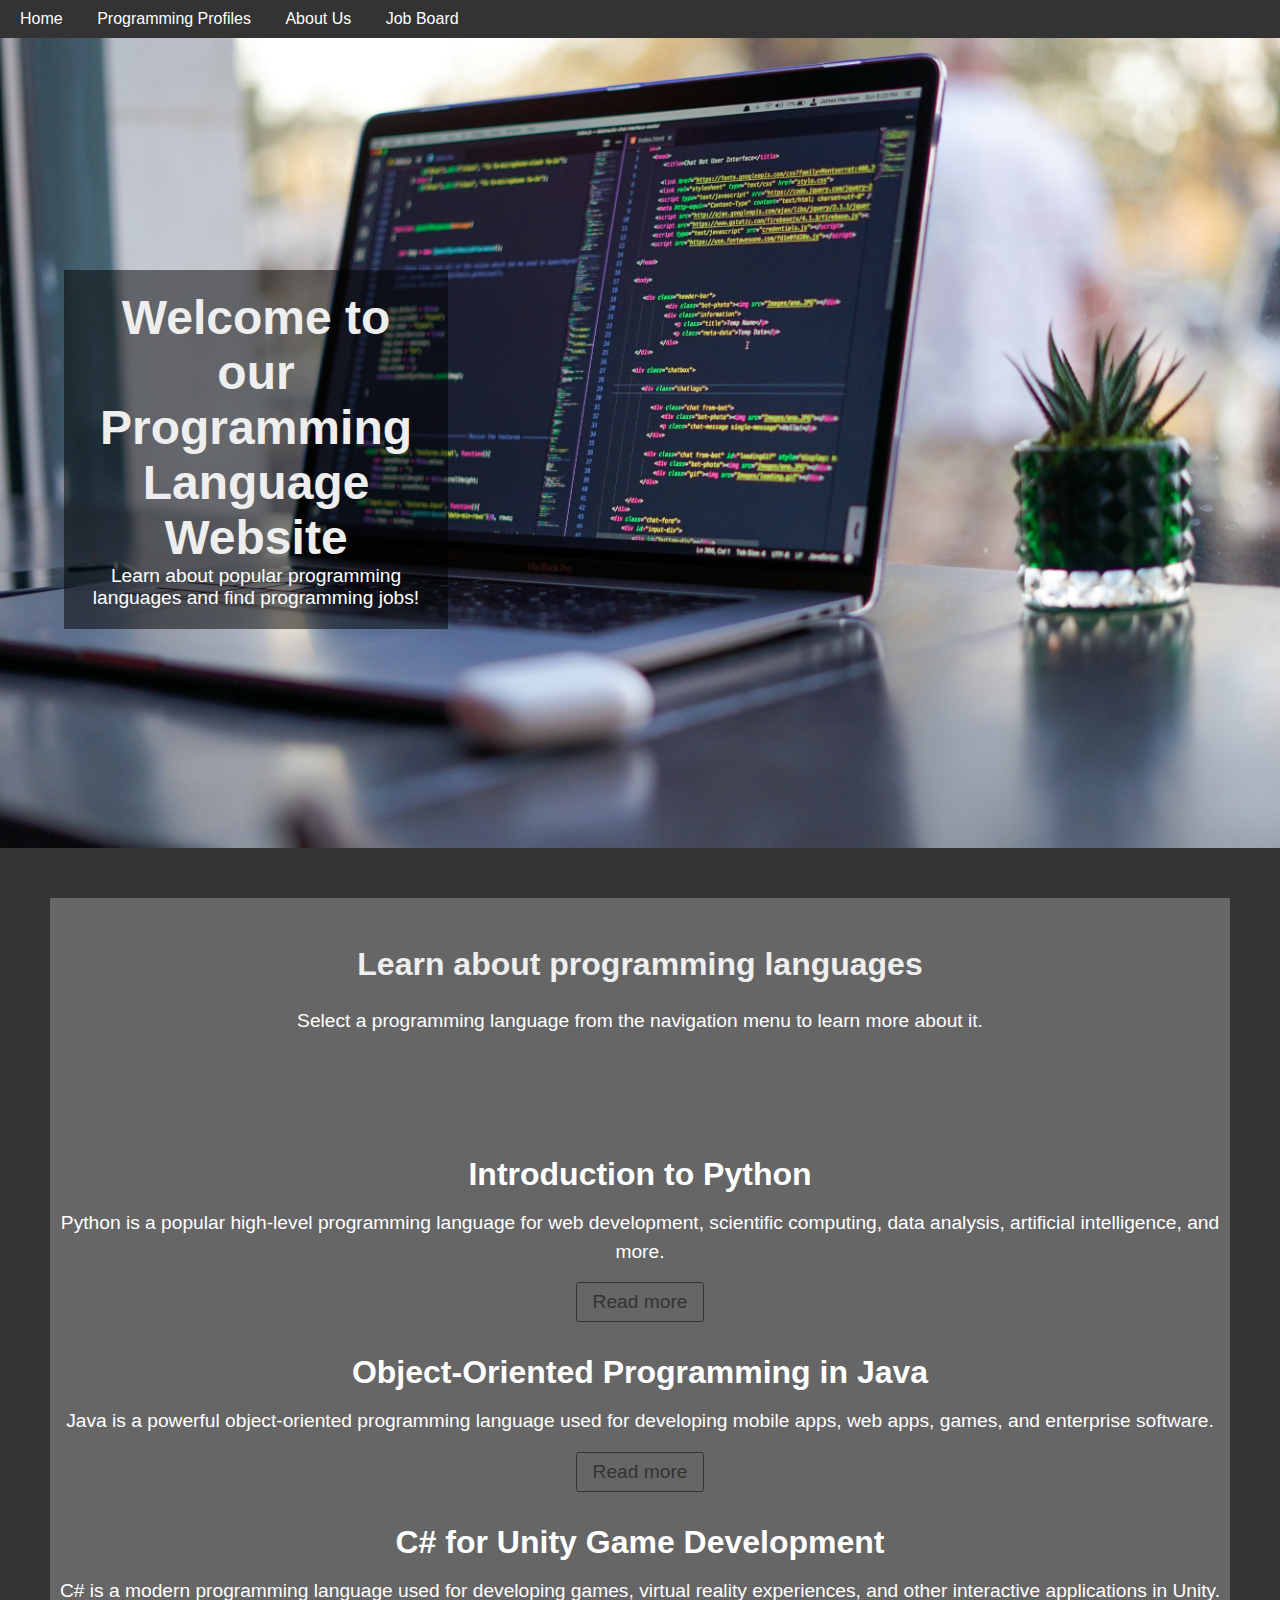
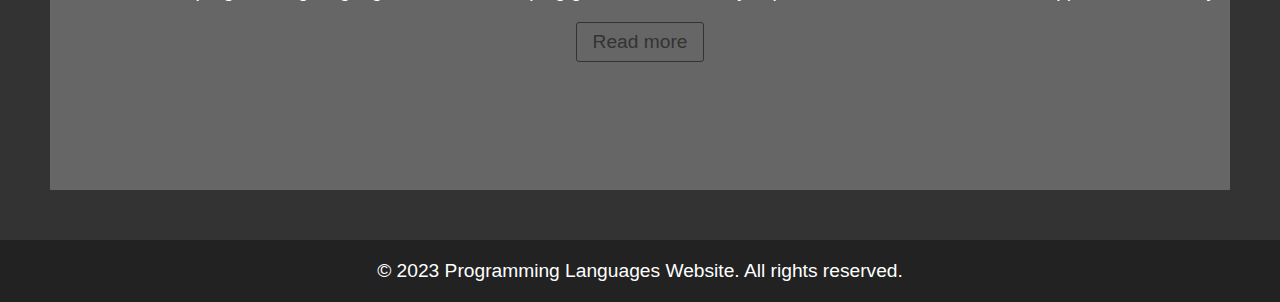
<file: index.html>
<!DOCTYPE html>
<html lang="en">
<head>
    <meta charset="UTF-8">
    <meta http-equiv="X-UA-Compatible" content="IE=edge">
    <meta name="viewport" content="width=device-width, initial-scale=1.0">
    <title>Programming Languages Website</title>
    <link rel="stylesheet" href="styles.css">
    <script src="script.js"></script>
</head>
<body>
    <nav>
        <ul>
            <li><a href="#">Home</a></li>
            <li>
                <a href="profiles.html#">Programming Profiles</a>
            </li>
            <li><a href="about.html">About Us</a></li>
            <li><a href="jobboard.html">Job Board</a></li>
        </ul>
    </nav>
    <header>
        <div class="hero-text">
            <h1>Welcome to our Programming Language Website</h1>
            <p>Learn about popular programming languages and find programming jobs!</p>
        </div>
        <div class="hero-image"></div>
    </header>
    <main>

      

      
        <section class="learn-section">
          <h2>Learn about programming languages</h2>
          <p>Select a programming language from the navigation menu to learn more about it.</p>
        </section>
      
        <section class="featured-section">
          <div class="featured-content">
            <div class="featured-article">
              <h3>Introduction to Python</h3>
              <p>Python is a popular high-level programming language for web development, scientific computing, data analysis, artificial intelligence, and more.</p>
              <a href="profiles.html">Read more</a>
            
              <h3>Object-Oriented Programming in Java</h3>
              <p>Java is a powerful object-oriented programming language used for developing mobile apps, web apps, games, and enterprise software.</p>
              <a href="profiles.html">Read more</a>
            
              <h3>C# for Unity Game Development</h3>
              <p>C# is a modern programming language used for developing games, virtual reality experiences, and other interactive applications in Unity.</p>
              <a href="profiles.html">Read more</a>
            </div>
          </div>
        </section>
      </main>
      
    <footer>
        <p>&copy; 2023 Programming Languages Website. All rights reserved.</p>
    </footer>
</body>
</html>
</file>
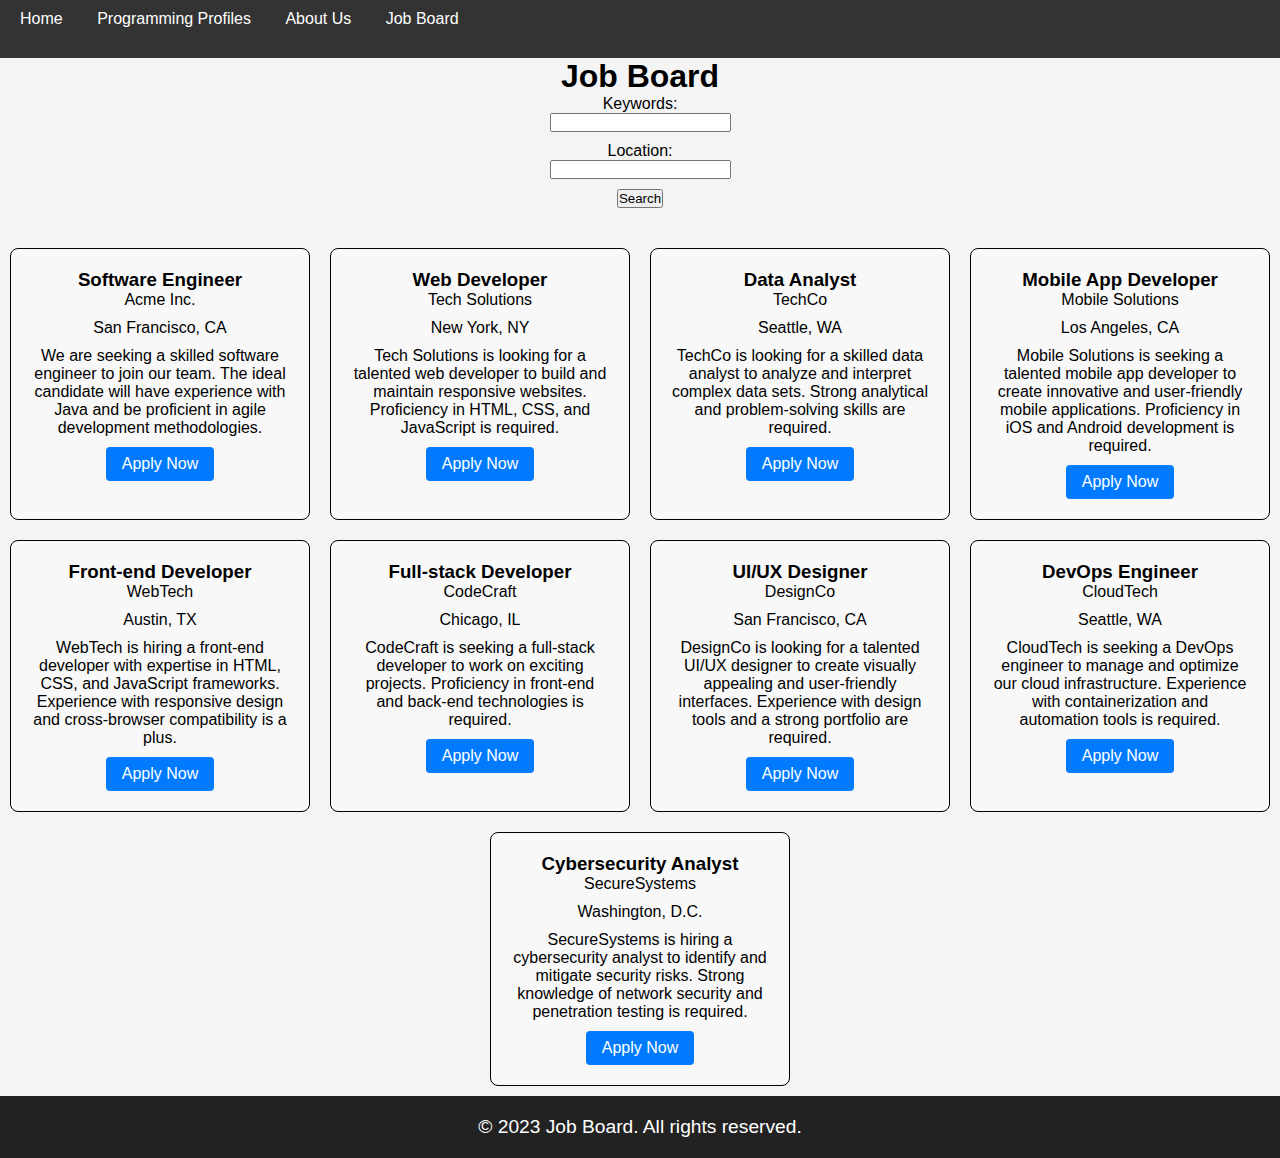
<file: jobboard.html>
<!DOCTYPE html>
<html lang="en">
<head>
    <meta charset="UTF-8">
    <meta http-equiv="X-UA-Compatible" content="IE=edge">
    <meta name="viewport" content="width=device-width, initial-scale=1.0">
    <title>Programming Languages Website</title>
    <link rel="stylesheet" href="styles.css">
</head>
<body>
  <nav>
    <ul>
      <li><a href="index.html">Home</a></li>
      <li>
        <a href="profiles.html">Programming Profiles</a>
      </li>
      <li><a href="about.html">About Us</a></li>
      <li><a href="jobboard.html">Job Board</a></li>
    </ul>
  </nav>

  <section class="jobboard">
    <h1>Job Board</h1>
    <form>
      <label for="keywords">Keywords:</label><br>
      <input type="text" id="keywords" name="keywords"><br>
      <label for="location">Location:</label><br>
      <input type="text" id="location" name="location"><br>
      <input type="submit" value="Search">
    </form>
    <div class="featured-jobs"></div>
  </section>

  <footer>
    <p>&copy; 2023 Job Board. All rights reserved.</p>
  </footer>
</body>
<script src="jobboard.js"></script>

</html>
</file>
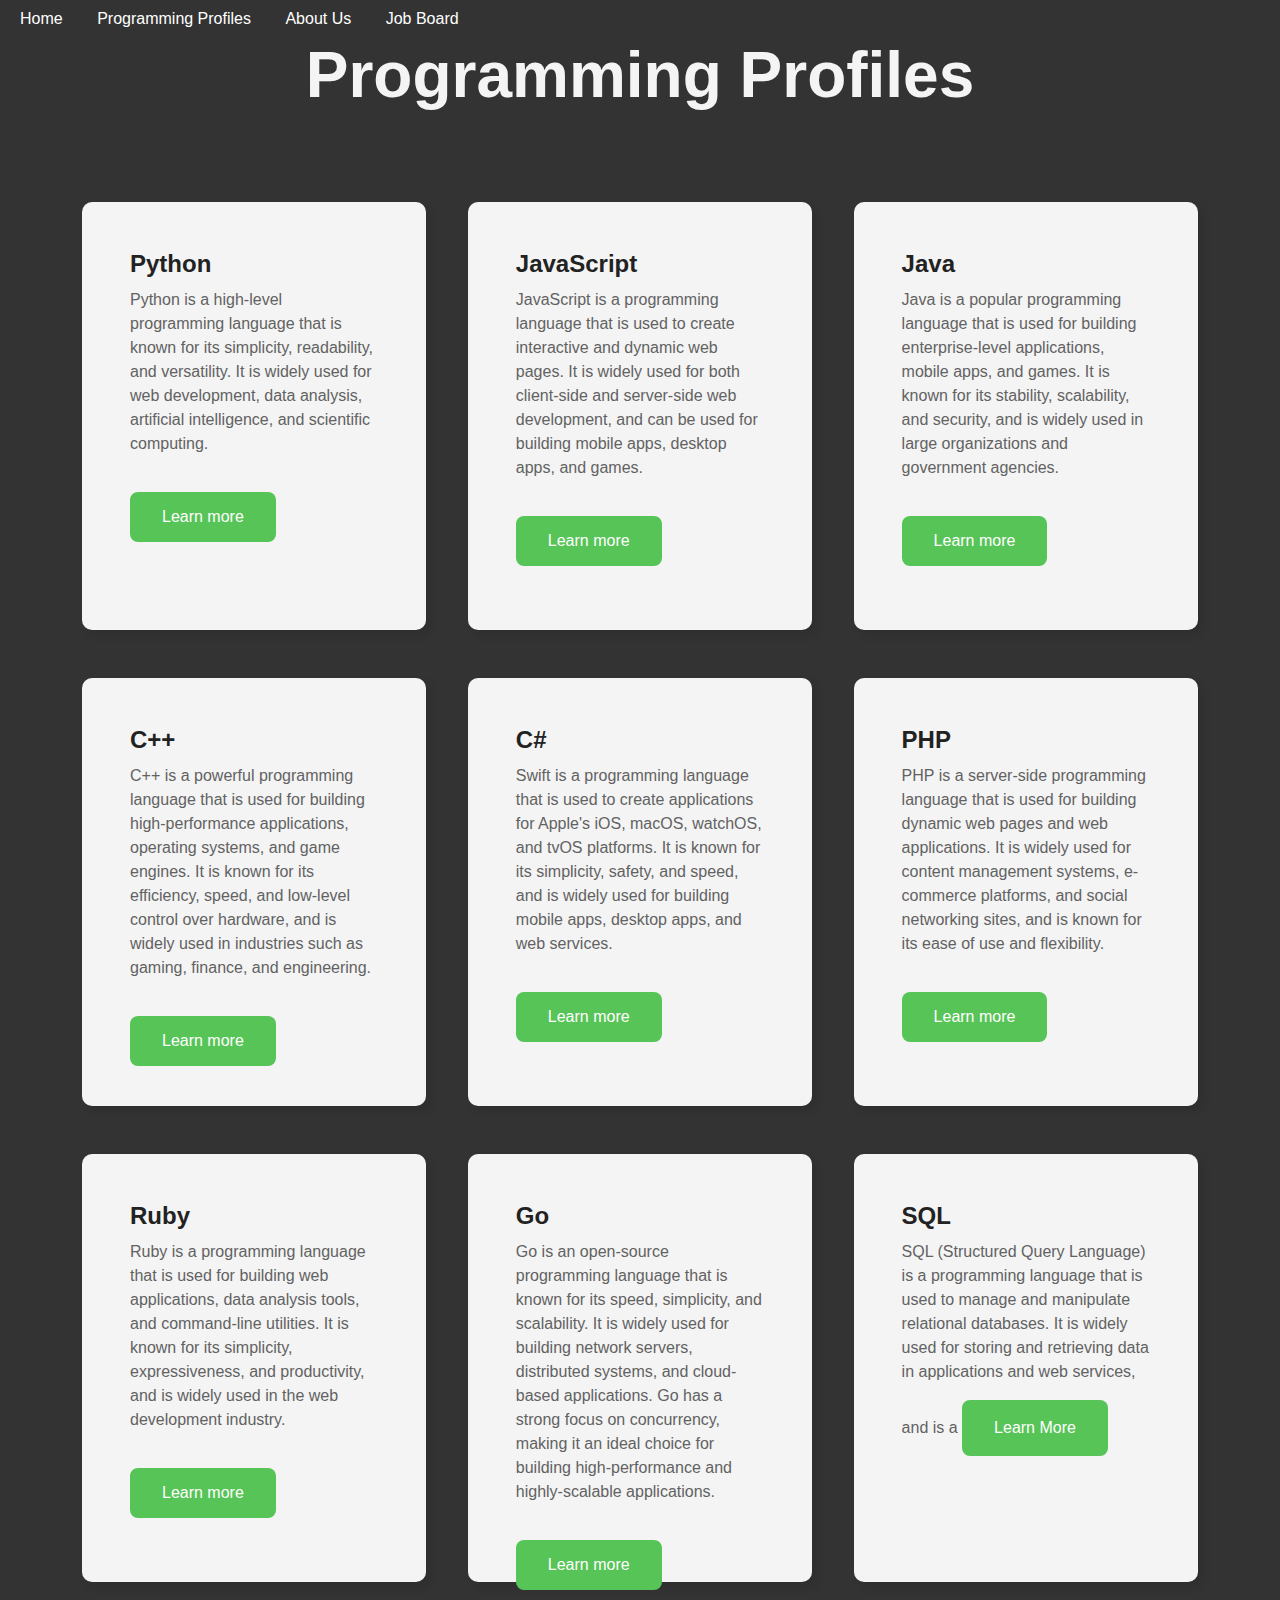
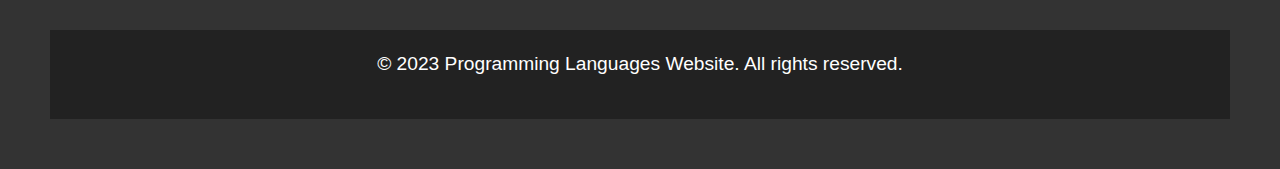
<file: profiles.html>
<!DOCTYPE html>
<html lang="en">
<head>
    <meta charset="UTF-8">
    <meta http-equiv="X-UA-Compatible" content="IE=edge">
    <meta name="viewport" content="width=device-width, initial-scale=1.0">
    <title>Programming Languages Website</title>
    <link rel="stylesheet" href="styles.css">
    <script src="script.js"></script>
</head>
<body>
    <nav>
      <ul>
        <li><a href="index.html">Home</a></li>
        <li>
          <a href="#">Programming Profiles</a>
        </li>
        <li><a href="about.html">About Us</a></li>
        <li><a href="jobboard.html">Job Board</a></li>
      </ul>
    </nav>
    <div class="profile-title">
      <h1>Programming Profiles</h1>
      <button onclick="hideProfile()" style="display:none" id="back-btn">Go back</button>
      <div id="content"></div>
    </div>
    <main>
        <section class="language-section" id="languagesection">
            <div class="container">
              <div class="language">
                <h2 id="python1">Python</h2>
                <p>Python is a high-level programming language that is known for its simplicity, readability, and versatility. It is widely used for web development, data analysis, artificial intelligence, and scientific computing.</p>
                <a onclick="updateProfile('python')">Learn more</a>

              </div>
              <div class="language">
                <h2>JavaScript</h2>
                <p>JavaScript is a programming language that is used to create interactive and dynamic web pages. It is widely used for both client-side and server-side web development, and can be used for building mobile apps, desktop apps, and games.</p>
                <a onclick="updateProfile('javascript')">Learn more</a>
              </div>
              <div class="language">
                <h2>Java</h2>
                <p>Java is a popular programming language that is used for building enterprise-level applications, mobile apps, and games. It is known for its stability, scalability, and security, and is widely used in large organizations and government agencies.</p>
                <a href="#" onclick="updateProfile('java')">Learn more</a>
              </div>
              <div class="language">
                <h2>C++</h2>
                <p>C++ is a powerful programming language that is used for building high-performance applications, operating systems, and game engines. It is known for its efficiency, speed, and low-level control over hardware, and is widely used in industries such as gaming, finance, and engineering.</p>
                <a href="#" onclick="updateProfile('c++')">Learn more</a>
              </div>
              <div class="language">
                <h2>C#</h2>
                <p>Swift is a programming language that is used to create applications for Apple's iOS, macOS, watchOS, and tvOS platforms. It is known for its simplicity, safety, and speed, and is widely used for building mobile apps, desktop apps, and web services.</p>
                <a href="#" onclick="updateProfile('csharp')">Learn more</a>
              </div>
              <div class="language">
                <h2>PHP</h2>
                <p>PHP is a server-side programming language that is used for building dynamic web pages and web applications. It is widely used for content management systems, e-commerce platforms, and social networking sites, and is known for its ease of use and flexibility.</p>
                <a href="#" onclick="updateProfile('php')">Learn more</a>
              </div>
              <div class="language">
                <h2>Ruby</h2>
                <p>Ruby is a programming language that is used for building web applications, data analysis tools, and command-line utilities. It is known for its simplicity, expressiveness, and productivity, and is widely used in the web development industry.</p>
                <a href="#" onclick="updateProfile('ruby')">Learn more</a>
              </div>
              <div class="language">
                <h2>Go</h2>
                <p>Go is an open-source programming language that is known for its speed, simplicity, and scalability. It is widely used for building network servers, distributed systems, and cloud-based applications. Go has a strong focus on concurrency, making it an ideal choice for building high-performance and highly-scalable applications.</p>
                <a href="#" onclick="updateProfile('javascript')">Learn more</a>
              </div>
              <div class="language">
                <h2>SQL</h2>
                <p>SQL (Structured Query Language) is a programming language that is used to manage and manipulate relational databases. It is widely used for storing and retrieving data in applications and web services, and is a
          
              <a href="#" class="btn" onclick="updateProfile('javascript')">Learn More</a>
            </div>
          </div>
          </section>
          
          <div class="container2" style="display:none" id="profile4">
            <div class="language-profile">
              <h1 id="language-name"></h1>
              <div class="profile-section">
                <h2>Introduction</h2>
                <p id="introduction"></p>
              </div>
              <div class="profile-section">
                <h2>Syntax</h2>
                <p id="syntax"></p>
              </div>
              <div class="profile-section">
                <h2>Data Types</h2>
                <ul id="data-types"></ul>
              </div>
              <div class="profile-section">
                <h2>Uses</h2>
                <ul id="uses"></ul>
              </div>
              <div class="profile-section">
                <h2>Examples</h2>
                <ul id="examples"></ul>
              </div>
              <div class="profile-section">
                <h2>Frameworks</h2>
                <ul id="frameworks"></ul>
              </div>
              <div class="profile-section">
                <h2>Forums</h2>
                <ul id="forums"></ul>
              </div>
            </div>
          </div>
          

          <footer>
            <p>&copy; 2023 Programming Languages Website. All rights reserved.</p>
        </footer>
      </main>
      
  
  </body>
  </html>
</file>
<file: styles.css>
/* styles */
* {
    margin: 0;
    padding: 0;
    box-sizing: border-box;
  }
  
  /* font */
  body {
    font-family: Arial, sans-serif;
    font-size: 16px;
  }
  
  /* body background */
  body {
    background-color: #333;
  }
  
  /* navigation menu */
  nav {
    background-color: #333;
    color: #fff;
    padding: 10px;
  }
  
  nav ul {
    list-style-type: none;
    margin: 0;
    padding: 0;
    overflow: hidden;
  }
  
  nav li {
    display: inline;
    margin-right: 10px;
  }
  
  nav a {
    color: #fff;
    text-decoration: none;
    padding: 10px;
  }
  
  nav ul ul {
    display: none;
    position: absolute;
    top: 100%;
    left: -1px; /* change this to left: -1px to fix a gap between the menu and sub-menu */
    width: 10rem; /* add this rule to set the width of the sub-menu */
    padding: 1rem;
    opacity: 0;
    transition: opacity 1s ease-in-out;
  }
  
  nav ul li:hover > ul {
    display: block;
    position: absolute;
    top: 100%;
    background-color: #222; /* change the color as needed */
    width: 100%;
    opacity: 1;
  }
  nav ul li:nth-child(2) {
    position: relative;
  }
  
  nav ul ul li {
    position: relative;
  }
  
  nav ul ul ul {
    position: absolute;
    left: 100%;
    top: 0;
  }
  /*responsvie nav bar*/
  @media screen and (max-width: 600px) {
    nav ul {
      display: none;
    }
  
    nav li {
      display: block;
      margin: 5px 0;
    }
  
    nav a {
      display: block;
      padding: 5px;
    }
  }
  
  
  
  
  /* header */
  header {
    background-image: url("images/hero.png");
    background-size: cover;
    height: 90vh;
    display: flex;
    justify-content: center;
    align-items: center;
    text-align: center;
    color: white;
  }
  
  
  .hero-image {
    position: absolute;
    top: 0;
    left: 0;
    height: 100%;
    width: 100%;
    background-position: center;
    background-size: cover;
    opacity: 0.7;
    z-index: -1;
  }
  
  .hero-text {
    position: absolute;
    left: 5%;
    top: 30%;
    width: 30%;
    padding: 20px;
    background-color: rgba(0, 0, 0, 0.5);
}

  
  
  header h1 {
    font-size: 3rem;
    color: #eee;
  }
  
  header p {
    font-size: 1.2rem;
    color: #fff;
  }
  
  /* main */
  main {
    padding: 50px;
    color: #fff;
  }
  
  main h2 {
    font-size: 2rem;
    margin-bottom: 20px;
    color: #eee;
  }
  
  main p {
    font-size: 1.2rem;
    line-height: 1.5;
    margin-bottom: 20px;
  }

  .programming-profiles h2 {
    text-align: center;
    font-size: 2rem;
    margin-bottom: 0.5rem;
  }

  .language-buttons {
    display: flex;
    flex-wrap: wrap;
    justify-content: center;
    align-items: center;
    margin-top: 20px;
    margin-bottom: 30px;
  }
  
  .language-buttons a {
    margin: 10px;
    margin-right: 50px;
    text-decoration: none;
  }
  
  .language-buttons button {
    font-size: 18px;
    padding: 10px 20px;
    border: none;
    border-radius: 5px;
    background-color: #4CAF50;
    color: white;
    cursor: pointer;
    transition: background-color 0.3s ease;
    margin-right: 10rem;
  }
  
  .language-buttons button:last-child {
    margin-right: 0;
  }

  .language-buttons button:hover {
    background-color: #3e8e41;
  }

  /* Styling for the "Learn about programming languages" section */
  .learn-section,
  .featured-section {
    background-color: #666;
    padding: 3rem 0;
  }
  
  .learn-section h2,
  .featured-section h2 {
    text-align: center;
    font-size: 2rem;
    margin-bottom: 1.5rem;
  }
  
  .learn-section p {
    text-align: center;
    font-size: 1.2rem;
    margin-bottom: 1.5rem;
  }
  
  .featured-content {
    display: flex;
    justify-content: space-between;
    flex-wrap: wrap;
    max-width: 1200px;
    margin: auto;
  }
  
  .featured-article {
    display: flex;
    flex-direction: column;
    align-items: center;
    text-align: center;
    margin-bottom: 3rem;
  }
  
  .featured-article img {
    width: 100%;
    max-width: 400px;
    height: auto;
    margin-bottom: 1.5rem;
  }
  
  .featured-article h3 {
    font-size: 2rem;
    font-weight: bold;
    margin-bottom: 1rem;
  }
  
  .featured-article p {
    font-size: 1.2rem;
    line-height: 1.5;
    margin-bottom: 1rem;
  }
  
  .featured-article a {
    font-size: 1.2rem;
    color: #333;
    text-decoration: none;
    border: 1px solid #333;
    padding: 0.5rem 1rem;
    border-radius: 3px;
    transition: all 0.3s ease;
    display: block;
    width: fit-content;
    margin: 0 auto;
    margin-bottom: 2rem;
  }
  
  .featured-article a:hover {
    background-color: #333;
    color: #fff;
  }
  
  /*profiles.html*
/* Page layout */
/* programming profiles page */

.profile-title{
    text-align: center;
    font-size: 2rem;
    margin-bottom: 0.5rem;
    color:#f4f4f4;
    position: relative;
}

.language-section {
    display: flex;
    flex-wrap: wrap;
    justify-content: space-between;
  }
  
  .container {
    max-width: 1200px;
    margin: 0 auto;
    padding: 1em;
    display: flex;
    flex-wrap: wrap;
    justify-content: space-between;
  }
  
  .language {
    background-color: #f4f4f4;
    border-radius: 10px;
    box-shadow: 5px 5px 10px rgba(0, 0, 0, 0.1);
    margin: 1rem;
    padding: 3rem;
    height: 30%;
    flex-basis: 30%;
  }
  
  .language h2 {
    color: #222;
    font-size: 24px;
    margin-bottom: 10px;
  }
  
  .language p {
    color: #626262;
    font-size: 16px;
    margin-top: 0;
    line-height: 1.5;
  }
  
  .language a {
    display: inline-block;
    background-color: #57c457;
    color: #fff;
    border-radius: 0.5rem;
    padding: 1rem 2rem;
    margin-top: 1rem;
    text-decoration: none;
  }

  #back-btn{
    position: absolute;
    left: 40%;
    background-color: #57c457;
    color: #fff;
    border-radius: 0.5rem;
    padding: 1rem 2rem;
    margin-top: 1rem;
    text-decoration: none;
    margin-left: 1rem;
  }
  
  .language a:hover {
    background-color: #3c903c;
  }
  
  @media (max-width: 1200px) {
    .language {
      flex-basis: 45%;
    }
  }
  
  @media (max-width: 768px) {
    .language {
      flex-basis: 100%;
      margin: 1rem 0;
    }
  }
  
  /* profile.html */
  .container2 {
    max-width: 1200px;
    margin: 0 auto;
    padding: 20px;
  }
  
  .language-profile {
    background-color: #777;
    border-radius: 10px;
    box-shadow: 0 0 10px rgba(0, 0, 0, 0.1);
    padding: 20px;
  }
  
  .language-profile h1 {
    font-size: 36px;
    font-weight: bold;
    margin-bottom: 20px;
  }
  
  .profile-section {
    margin-bottom: 40px;
    padding: 20px;
    border-radius: 10px;
    box-shadow: 0 0 10px rgba(0, 0, 0, 0.1);
    background-color: #666;
  }
  
  .profile-section h2 {
    font-size: 24px;
    font-weight: bold;
    margin-bottom: 10px;
  }
  
  .profile-section p {
    font-size: 16px;
    line-height: 1.5;
  }
  
  .profile-section ul {
    margin: 0;
    padding: 0;
    list-style: none;
  }
  
  .profile-section ul li {
    margin-bottom: 10px;
  }
  
  .profile-section a {
    color: #3B5998;
    text-decoration: none;
  }
  
  .profile-section a:hover {
    text-decoration: underline;
  }
  
  
  
  /* about.html */
  .about-section {
    background-color: #f4f4f4;
    padding: 20px;
    margin-bottom: 40px;
    border-radius: 10px;
    box-shadow: 0 0 10px rgba(0, 0, 0, 0.1);
    margin: 2rem 2rem 2rem 2rem;
  }
  .about-section h2 {
    font-size: 36px;
    font-weight: bold;
    margin-bottom: 20px;
  }
  .about-section p {
    font-size: 16px;
    line-height: 1.5;
  }

  /* jobboard.html */
  .jobboard * {
    margin: 0;
    padding: 0;
  }
  /* Styles for the job board section */
  .jobboard {
    margin-top: 20px;
    text-align: center;
    background-color: #f4f4f4;
  }

  .jobboard form {
    margin-bottom: 20px;
  }

  .jobboard input[type="text"],
  .jobboard input[type="submit"] {
    margin-bottom: 10px;
  }

  /* Styles for the job cards */
  .featured-jobs {
    display: flex;
    flex-wrap: wrap;
    justify-content: center;
  }

  .job-card {
    width: 300px;
    background-color: #f8f8f8;
    border: 1px solid black;
    border-radius: 8px;
    padding: 20px;
    margin: 10px;
  }

  .job-card h3 {
    margin-top: 0;
  }

  .job-card p {
    margin-bottom: 10px;
  }

  .job-card a {
    display: inline-block;
    padding: 8px 16px;
    background-color: #007bff;
    color: #fff;
    text-decoration: none;
    border-radius: 4px;
    transition: background-color 0.3s;
  }

  .job-card a:hover {
    background-color: #0056b3;
  }







  /* footer */
  footer {
    background-color: #222;
    color: #fff;
    padding: 20px;
    text-align: center;
  }
  
  footer p {
    font-size: 1.2rem;
  }
</file>
